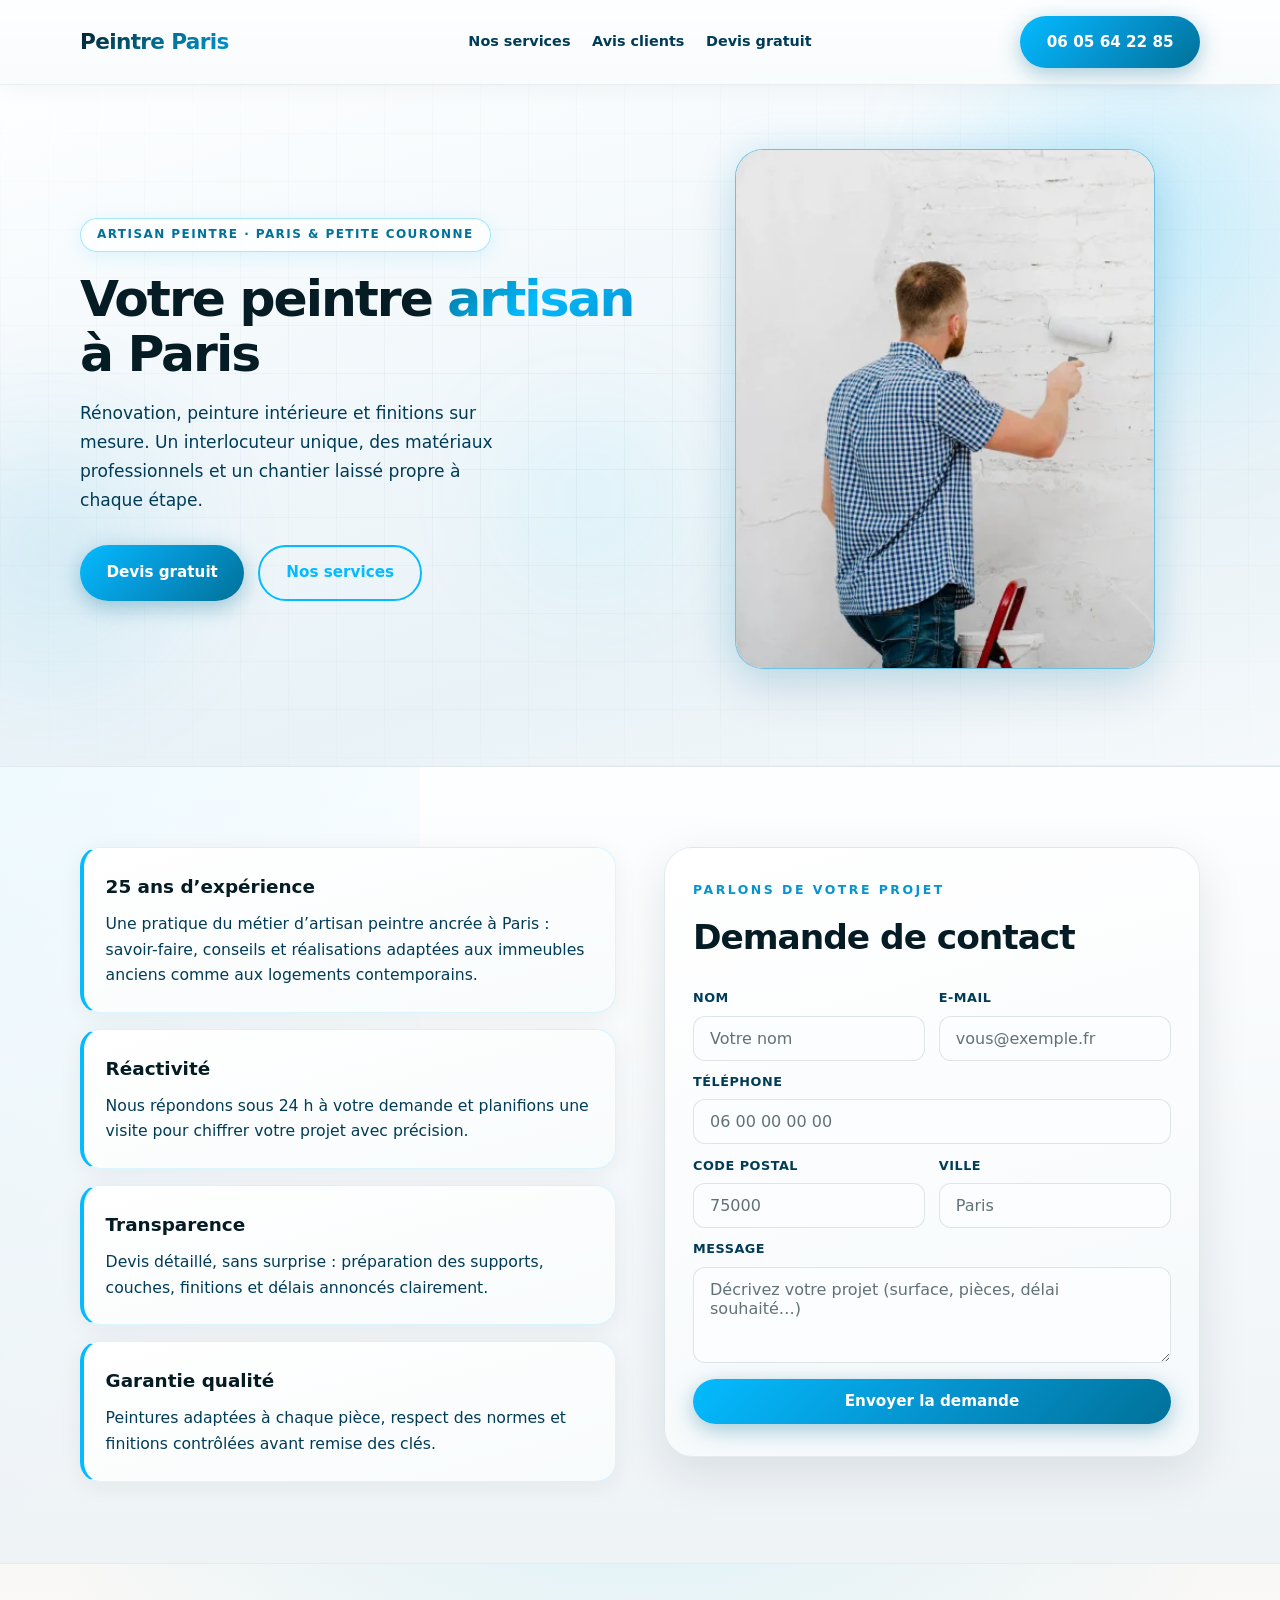
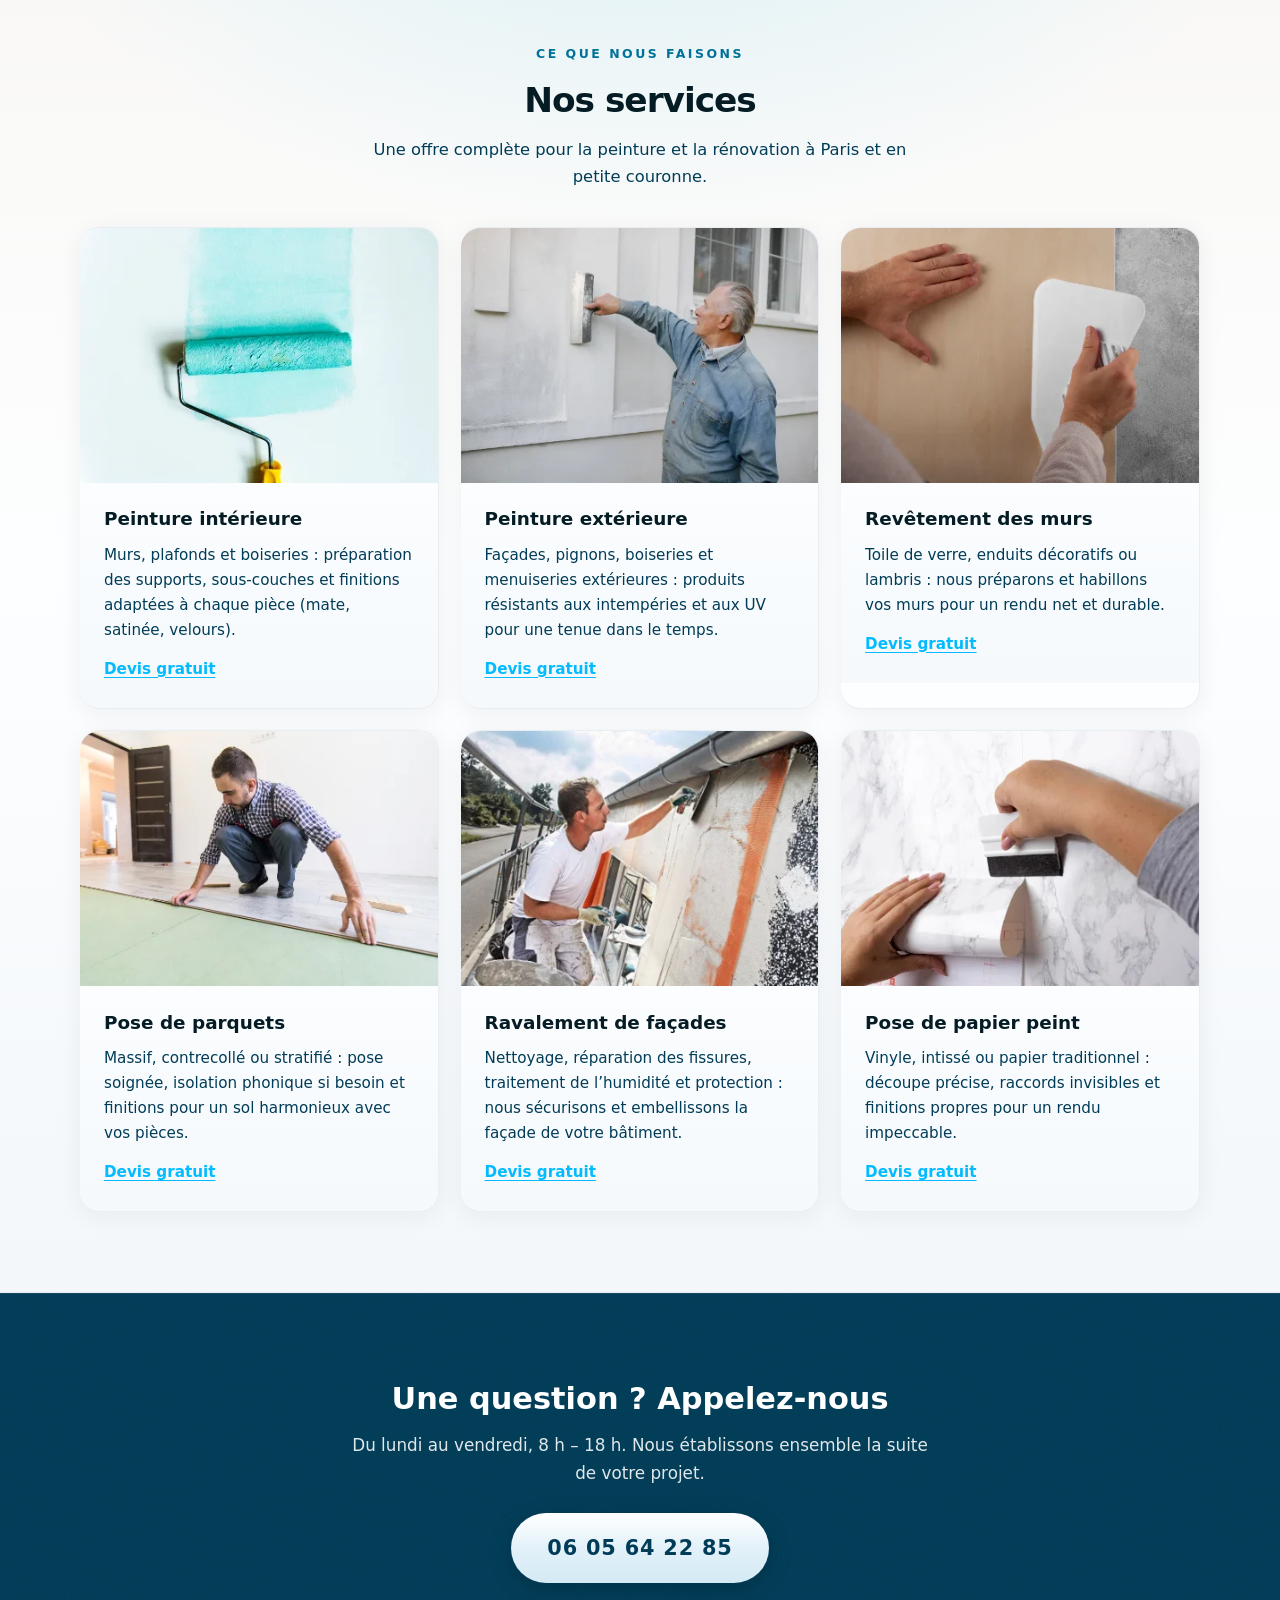
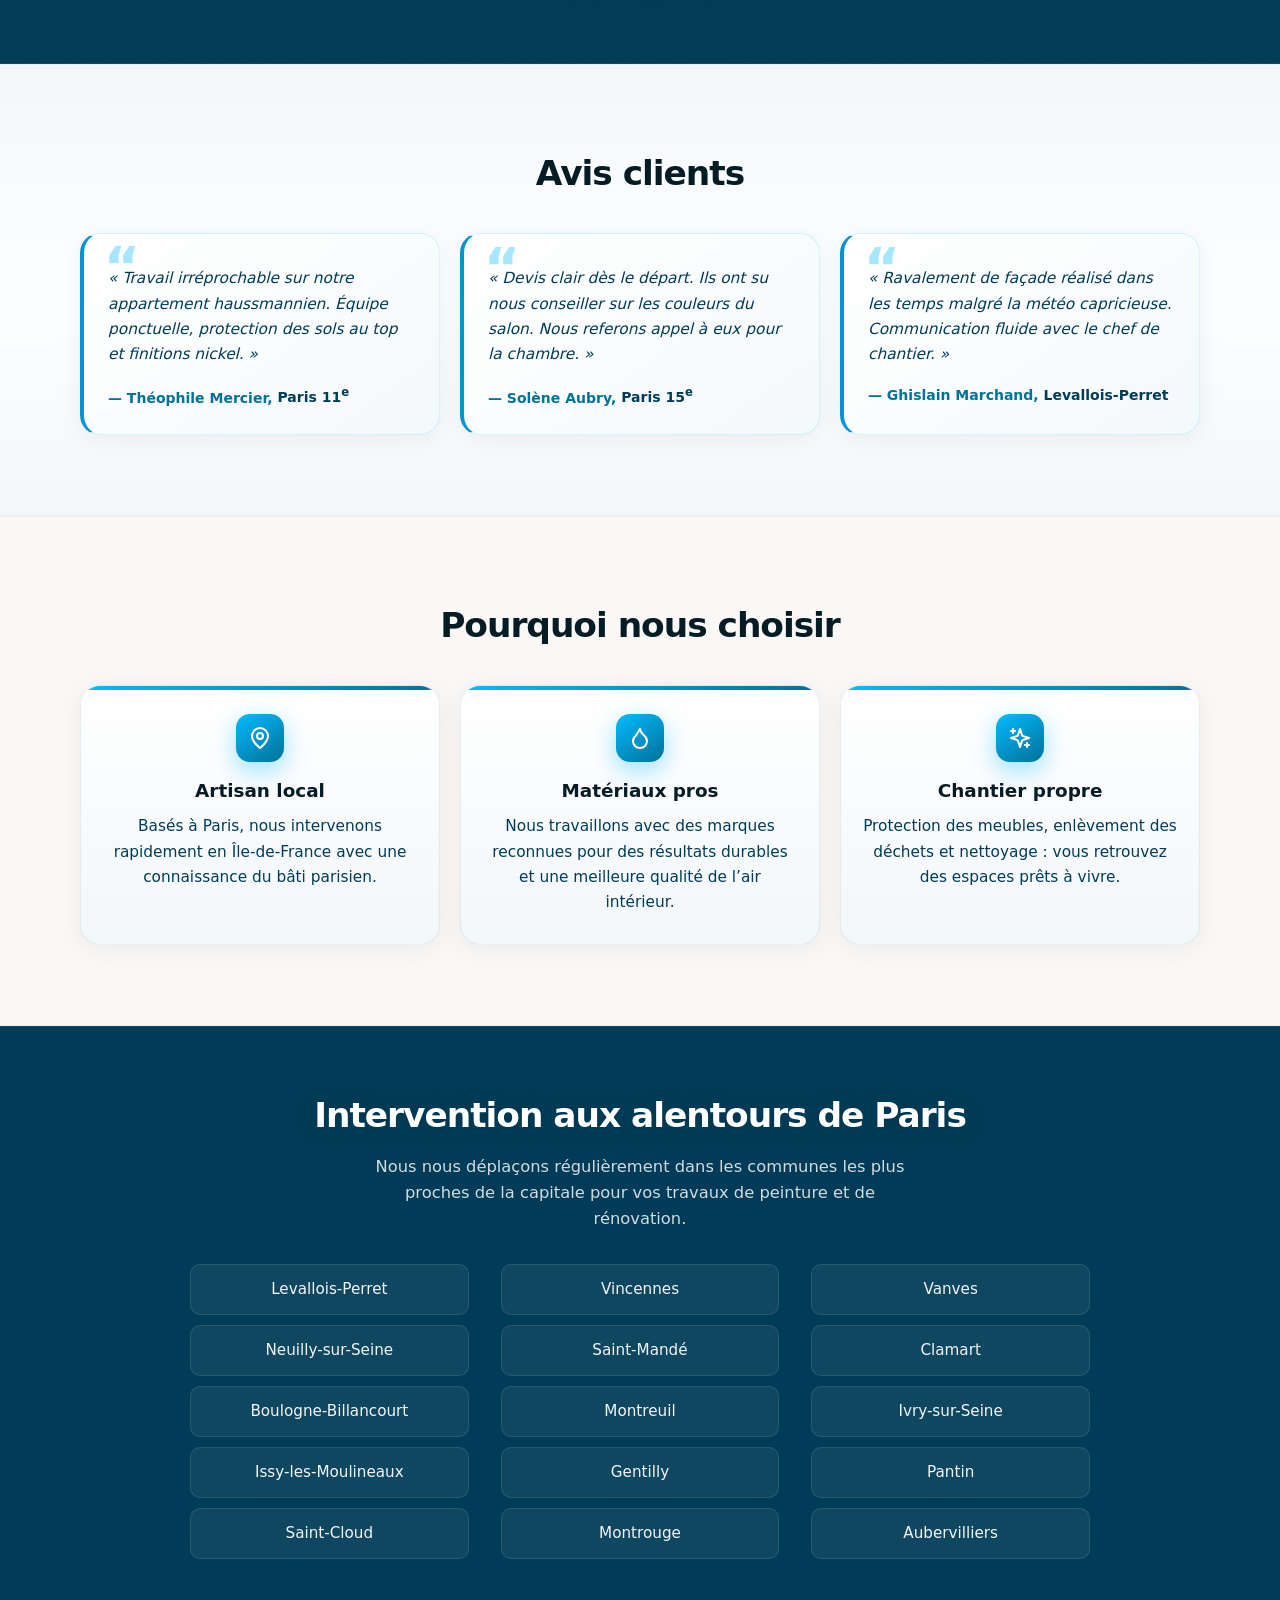
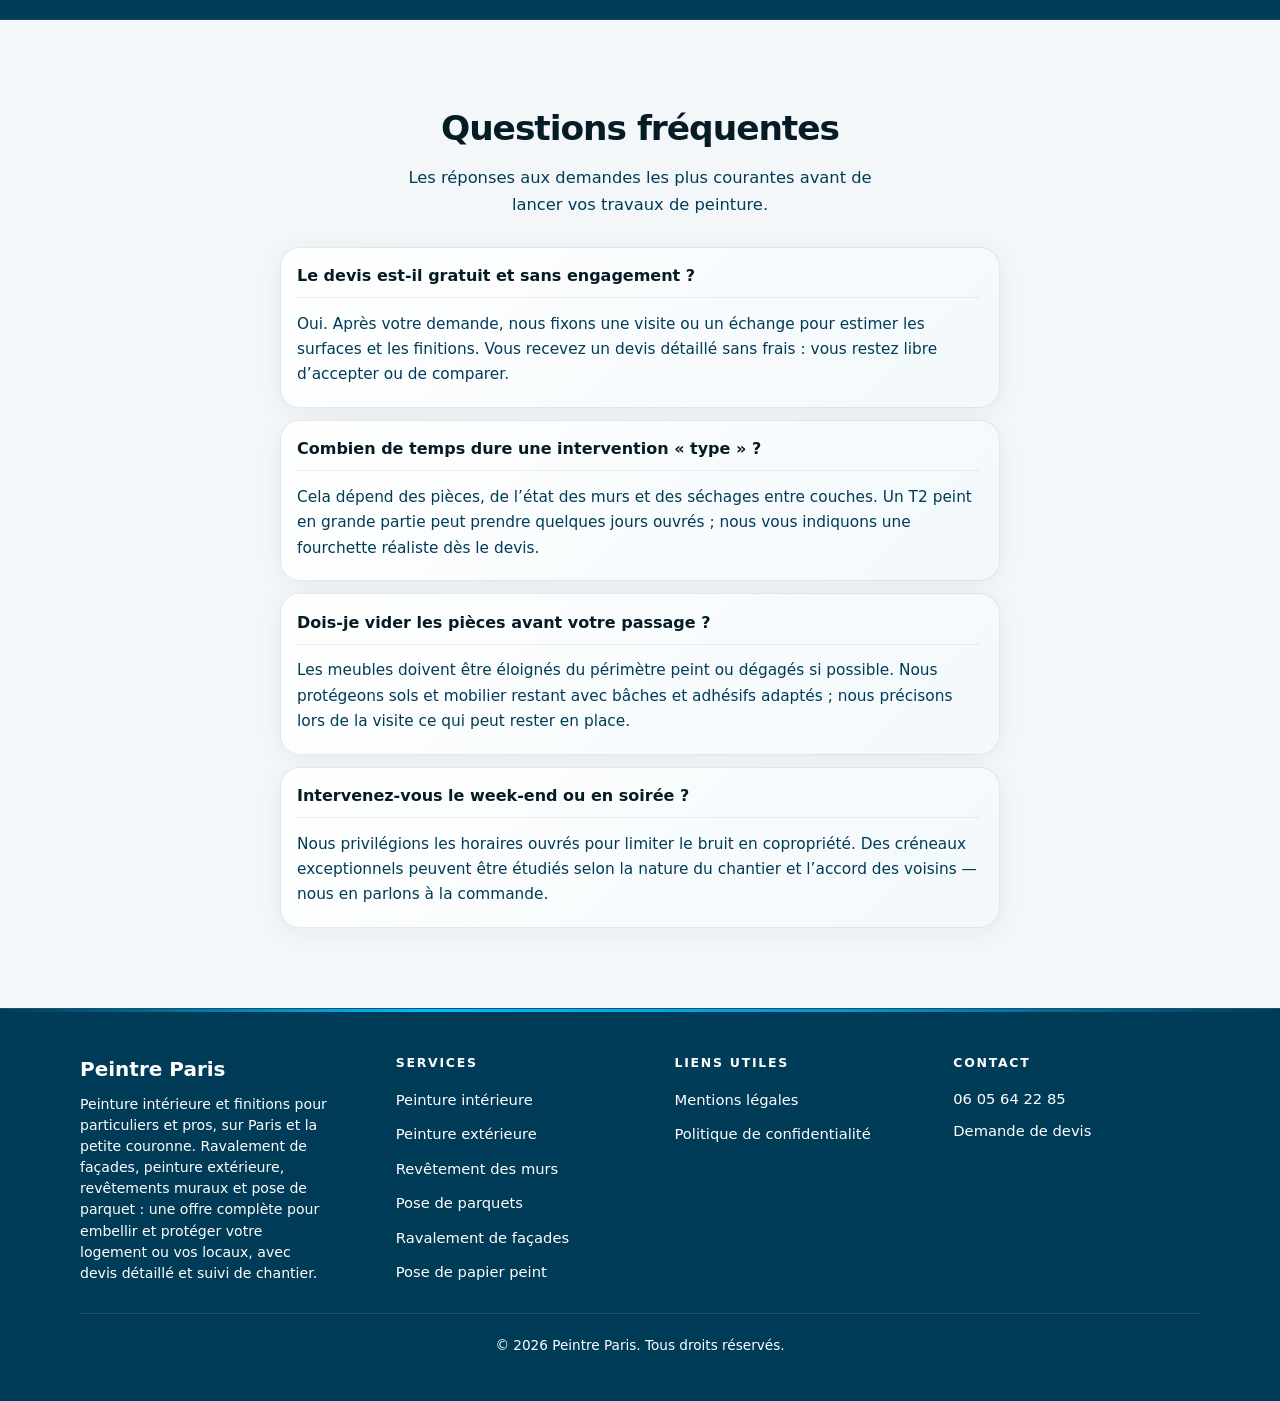
<file: index.html>
<!DOCTYPE html>
<html lang="fr">
<head>
  <meta charset="UTF-8">
  <meta name="viewport" content="width=device-width, initial-scale=1.0">
  <meta name="description" content="Peintre Paris — artisan peintre à Paris : peinture intérieure, ravalement, finitions. Devis gratuit. Intervention rapide en Île-de-France.">
  <meta name="keywords" content="peintre Paris, artisan peintre, peinture intérieure Paris, ravalement, devis peinture">
  <meta name="robots" content="index, follow">
  <meta property="og:title" content="Peintre bâtiment à Paris - Île-de-France (75, 77, 78, 91, 92, 93, 94, 95)">
  <meta property="og:description" content="Peinture et rénovation à Paris. Devis gratuit, travail soigné et délais respectés.">
  <meta property="og:type" content="website">
  <meta property="og:locale" content="fr_FR">
  <meta property="og:url" content="https://www.stade-rennais.fr/">
  <title>Peintre bâtiment à Paris - Île-de-France (75, 77, 78, 91, 92, 93, 94, 95)</title>
  <link rel="canonical" href="https://www.stade-rennais.fr/">
  <link rel="preload" as="image" href="public/images/expert-peinture.webp" fetchpriority="high">
  <link rel="stylesheet" href="styles.css">
  <script type="application/ld+json">
  {
    "@context": "https://schema.org",
    "@type": "LocalBusiness",
    "name": "Peintre Paris",
    "description": "Artisan peintre à Paris : peinture intérieure, ravalement, finitions et rénovation.",
    "telephone": "+33605642285",
    "areaServed": { "@type": "City", "name": "Paris" },
    "priceRange": "€€"
  }
  </script>
  <script type="application/ld+json">
  {
    "@context": "https://schema.org",
    "@type": "FAQPage",
    "mainEntity": [
      {
        "@type": "Question",
        "name": "Le devis est-il gratuit et sans engagement ?",
        "acceptedAnswer": { "@type": "Answer", "text": "Oui. Après votre demande, nous fixons une visite ou un échange pour estimer les surfaces et les finitions. Vous recevez un devis détaillé sans frais : vous restez libre d'accepter ou de comparer." }
      },
      {
        "@type": "Question",
        "name": "Combien de temps dure une intervention « type » ?",
        "acceptedAnswer": { "@type": "Answer", "text": "Cela dépend des pièces, de l'état des murs et des séchages entre couches. Un T2 peint en grande partie peut prendre quelques jours ouvrés ; nous vous indiquons une fourchette réaliste dès le devis." }
      },
      {
        "@type": "Question",
        "name": "Dois-je vider les pièces avant votre passage ?",
        "acceptedAnswer": { "@type": "Answer", "text": "Les meubles doivent être éloignés du périmètre peint ou dégagés si possible. Nous protégeons sols et mobilier restant avec bâches et adhésifs adaptés ; nous précisons lors de la visite ce qui peut rester en place." }
      },
      {
        "@type": "Question",
        "name": "Intervenez-vous le week-end ou en soirée ?",
        "acceptedAnswer": { "@type": "Answer", "text": "Nous privilégions les horaires ouvrés pour limiter le bruit en copropriété. Des créneaux exceptionnels peuvent être étudiés selon la nature du chantier et l'accord des voisins — nous en parlons à la commande." }
      }
    ]
  }
  </script>
</head>
<body>
  <header class="site-header">
    <div class="container header-inner">
      <a href="#" class="logo" aria-label="Peintre Paris — accueil">Peintre Paris</a>
      <nav class="nav nav-desktop" aria-label="Navigation principale">
        <a href="#services">Nos services</a>
        <a href="#avis">Avis clients</a>
        <a href="#contact">Devis gratuit</a>
      </nav>
      <a href="tel:+33605642285" class="btn btn-primary header-call header-call-desktop" aria-label="Appeler le 06 05 64 22 85">06 05 64 22 85</a>
      <button type="button" class="header-menu-toggle" id="header-menu-toggle" aria-expanded="false" aria-controls="header-menu" aria-label="Ouvrir le menu">
        <span class="header-menu-toggle-bar" aria-hidden="true"></span>
        <span class="header-menu-toggle-bar" aria-hidden="true"></span>
        <span class="header-menu-toggle-bar" aria-hidden="true"></span>
      </button>
    </div>
  </header>

  <!-- Menu mobile : hors du <header> pour que position:fixed couvre bien la fenêtre (évite le bug avec transform/backdrop sur le header) -->
  <div class="header-menu" id="header-menu" hidden>
    <div class="header-menu-backdrop" tabindex="-1"></div>
    <div class="header-menu-panel" role="dialog" aria-modal="true" aria-labelledby="header-menu-title">
      <div class="header-menu-panel-header">
        <p id="header-menu-title" class="visually-hidden">Menu</p>
        <button type="button" class="header-menu-close" id="header-menu-close" aria-label="Fermer le menu">
          <svg class="header-menu-close-icon" xmlns="http://www.w3.org/2000/svg" viewBox="0 0 24 24" fill="none" stroke="currentColor" stroke-width="2" stroke-linecap="round" aria-hidden="true"><path d="M18 6 6 18M6 6l12 12"/></svg>
        </button>
      </div>
      <nav class="nav nav-mobile" aria-label="Navigation principale">
        <a href="#services">Nos services</a>
        <a href="#avis">Avis clients</a>
        <a href="#contact">Devis gratuit</a>
      </nav>
      <a href="tel:+33605642285" class="btn header-call header-call-mobile" aria-label="Appeler le 06 05 64 22 85">06 05 64 22 85</a>
    </div>
  </div>

  <main>
    <section class="hero" aria-labelledby="hero-title">
      <div class="hero-bg" aria-hidden="true">
        <span class="hero-blob hero-blob--1"></span>
        <span class="hero-blob hero-blob--2"></span>
        <span class="hero-blob hero-blob--3"></span>
        <span class="hero-gridlines"></span>
      </div>
      <div class="container hero-grid">
        <div class="hero-content anim-fade-up">
          <p class="hero-badge">Artisan peintre · Paris &amp; petite couronne</p>
          <h1 id="hero-title">Votre peintre <span class="text-gradient">artisan</span> à Paris</h1>
          <p class="hero-lead">Rénovation, peinture intérieure et finitions sur mesure. Un interlocuteur unique, des matériaux professionnels et un chantier laissé propre à chaque étape.</p>
          <div class="hero-actions">
            <a href="#contact" class="btn btn-primary">Devis gratuit</a>
            <a href="#services" class="btn btn-outline">Nos services</a>
          </div>
        </div>
        <div class="hero-visual anim-fade-up anim-delay-1">
          <figure class="hero-figure">
            <img src="public/images/expert-peinture.webp" width="640" height="800" alt="Artisan peintre expert appliquant de la peinture sur un mur intérieur" loading="eager" fetchpriority="high" decoding="async">
          </figure>
        </div>
      </div>
    </section>

    <section class="section section-intro" id="contact" aria-labelledby="intro-title">
      <div class="section-intro-accent" aria-hidden="true"></div>
      <div class="container two-col">
        <div class="intro-cards">
          <h2 id="intro-title" class="visually-hidden">Pourquoi nous écrire</h2>
          <article class="card card-text anim-fade-up">
            <h3 class="card-title">25 ans d’expérience</h3>
            <p>Une pratique du métier d’artisan peintre ancrée à Paris : savoir-faire, conseils et réalisations adaptées aux immeubles anciens comme aux logements contemporains.</p>
          </article>
          <article class="card card-text anim-fade-up anim-delay-1">
            <h3 class="card-title">Réactivité</h3>
            <p>Nous répondons sous 24 h à votre demande et planifions une visite pour chiffrer votre projet avec précision.</p>
          </article>
          <article class="card card-text anim-fade-up anim-delay-2">
            <h3 class="card-title">Transparence</h3>
            <p>Devis détaillé, sans surprise : préparation des supports, couches, finitions et délais annoncés clairement.</p>
          </article>
          <article class="card card-text anim-fade-up anim-delay-3">
            <h3 class="card-title">Garantie qualité</h3>
            <p>Peintures adaptées à chaque pièce, respect des normes et finitions contrôlées avant remise des clés.</p>
          </article>
        </div>
        <div class="contact-block anim-fade-up">
          <p class="eyebrow">Parlons de votre projet</p>
          <h2 class="section-heading">Demande de contact</h2>
          <form class="contact-form" action="#" method="post" name="contact">
            <div class="contact-form-row">
              <div class="contact-field">
                <label for="name">Nom</label>
                <input type="text" id="name" name="name" required autocomplete="name" placeholder="Votre nom">
              </div>
              <div class="contact-field">
                <label for="email">E-mail</label>
                <input type="email" id="email" name="email" required autocomplete="email" placeholder="vous@exemple.fr">
              </div>
            </div>
            <div class="contact-form-row contact-form-row--full">
              <div class="contact-field">
                <label for="phone">Téléphone</label>
                <input type="tel" id="phone" name="phone" autocomplete="tel" placeholder="06 00 00 00 00">
              </div>
            </div>
            <div class="contact-form-row">
              <div class="contact-field">
                <label for="postal">Code postal</label>
                <input type="text" id="postal" name="postal" required inputmode="numeric" autocomplete="postal-code" maxlength="9" placeholder="75000">
              </div>
              <div class="contact-field">
                <label for="city">Ville</label>
                <input type="text" id="city" name="city" required autocomplete="address-level2" placeholder="Paris">
              </div>
            </div>
            <div class="contact-field contact-field--full">
              <label for="message">Message</label>
              <textarea id="message" name="message" rows="3" required placeholder="Décrivez votre projet (surface, pièces, délai souhaité…)"></textarea>
            </div>

            <button type="submit" class="btn btn-primary btn-block">Envoyer la demande</button>
          </form>
        </div>
      </div>
    </section>

    <section class="section section-services" id="services" aria-labelledby="services-title">
      <div class="section-services-glow" aria-hidden="true"></div>
      <div class="container">
        <p class="eyebrow center">Ce que nous faisons</p>
        <h2 id="services-title" class="section-heading center">Nos services</h2>
        <p class="section-sub center">Une offre complète pour la peinture et la rénovation à Paris et en petite couronne.</p>
        <div class="services-grid">
          <article class="card card-service anim-fade-up">
            <img src="public/images/images-services/peinture-interieure.webp" width="400" height="285" alt="Peinture intérieure d'un salon lumineux" loading="lazy" decoding="async">
            <div class="card-service-body">
              <h3 class="card-title">Peinture intérieure</h3>
              <p>Murs, plafonds et boiseries : préparation des supports, sous-couches et finitions adaptées à chaque pièce (mate, satinée, velours).</p>
              <a href="#contact" class="card-service-link">Devis gratuit</a>
            </div>
          </article>
          <article class="card card-service anim-fade-up anim-delay-1">
            <img src="public/images/images-services/peinture-exterieur.webp" width="400" height="285" alt="Façade de maison et peinture extérieure" loading="lazy" decoding="async">
            <div class="card-service-body">
              <h3 class="card-title">Peinture extérieure</h3>
              <p>Façades, pignons, boiseries et menuiseries extérieures : produits résistants aux intempéries et aux UV pour une tenue dans le temps.</p>
              <a href="#contact" class="card-service-link">Devis gratuit</a>
            </div>
          </article>
          <article class="card card-service anim-fade-up anim-delay-2">
            <img src="public/images/images-services/revetement-murs.webp" width="400" height="285" alt="Revêtement mural et intérieur soigné" loading="lazy" decoding="async">
            <div class="card-service-body">
              <h3 class="card-title">Revêtement des murs</h3>
              <p>Toile de verre, enduits décoratifs ou lambris : nous préparons et habillons vos murs pour un rendu net et durable.</p>
              <a href="#contact" class="card-service-link">Devis gratuit</a>
            </div>
          </article>
          <article class="card card-service anim-fade-up anim-delay-3">
            <img src="public/images/images-services/pose-de-parquet.webp" width="400" height="285" alt="Pose de parquet et sol en bois" loading="lazy" decoding="async">
            <div class="card-service-body">
              <h3 class="card-title">Pose de parquets</h3>
              <p>Massif, contrecollé ou stratifié : pose soignée, isolation phonique si besoin et finitions pour un sol harmonieux avec vos pièces.</p>
              <a href="#contact" class="card-service-link">Devis gratuit</a>
            </div>
          </article>
          <article class="card card-service anim-fade-up anim-delay-1">
            <img src="public/images/images-services/ravalement-facades.webp" width="400" height="285" alt="Ravalement de façade d'immeuble" loading="lazy" decoding="async">
            <div class="card-service-body">
              <h3 class="card-title">Ravalement de façades</h3>
              <p>Nettoyage, réparation des fissures, traitement de l’humidité et protection : nous sécurisons et embellissons la façade de votre bâtiment.</p>
              <a href="#contact" class="card-service-link">Devis gratuit</a>
            </div>
          </article>
          <article class="card card-service anim-fade-up anim-delay-2">
            <img src="public/images/images-services/pose-papier-peint.webp" width="400" height="285" alt="Pose de papier peint sur un mur" loading="lazy" decoding="async">
            <div class="card-service-body">
              <h3 class="card-title">Pose de papier peint</h3>
              <p>Vinyle, intissé ou papier traditionnel : découpe précise, raccords invisibles et finitions propres pour un rendu impeccable.</p>
              <a href="#contact" class="card-service-link">Devis gratuit</a>
            </div>
          </article>
        </div>
      </div>
    </section>

    <section class="section section-cta-call" aria-labelledby="call-title">
      <div class="container cta-call-inner anim-fade-up">
        <h2 id="call-title">Une question ? Appelez-nous</h2>
        <p class="cta-call-text">Du lundi au vendredi, 8 h – 18 h. Nous établissons ensemble la suite de votre projet.</p>
        <a href="tel:+33605642285" class="btn btn-call">06 05 64 22 85</a>
      </div>
    </section>

    <section class="section section-reviews" id="avis" aria-labelledby="reviews-title">
      <div class="container">
        <h2 id="reviews-title" class="section-heading center">Avis clients</h2>
        <div class="reviews-grid">
          <blockquote class="card review anim-fade-up">
            <p>« Travail irréprochable sur notre appartement haussmannien. Équipe ponctuelle, protection des sols au top et finitions nickel. »</p>
            <footer>— Théophile Mercier, <span>Paris 11<sup>e</sup></span></footer>
          </blockquote>
          <blockquote class="card review anim-fade-up anim-delay-1">
            <p>« Devis clair dès le départ. Ils ont su nous conseiller sur les couleurs du salon. Nous referons appel à eux pour la chambre. »</p>
            <footer>— Solène Aubry, <span>Paris 15<sup>e</sup></span></footer>
          </blockquote>
          <blockquote class="card review anim-fade-up anim-delay-2">
            <p>« Ravalement de façade réalisé dans les temps malgré la météo capricieuse. Communication fluide avec le chef de chantier. »</p>
            <footer>— Ghislain Marchand, <span>Levallois-Perret</span></footer>
          </blockquote>
        </div>
      </div>
    </section>

    <section class="section section-why" aria-labelledby="why-title">
      <div class="container">
        <h2 id="why-title" class="section-heading center">Pourquoi nous choisir</h2>
        <div class="why-grid">
          <article class="card card-why anim-fade-up">
            <span class="card-why-icon" aria-hidden="true">
              <svg class="card-why-icon-svg" xmlns="http://www.w3.org/2000/svg" viewBox="0 0 24 24" fill="none" stroke="currentColor" stroke-width="2" stroke-linecap="round" stroke-linejoin="round"><path d="M20 10c0 6-8 12-8 12s-8-6-8-12a8 8 0 0 1 16 0Z"/><circle cx="12" cy="10" r="3"/></svg>
            </span>
            <h3 class="card-title">Artisan local</h3>
            <p>Basés à Paris, nous intervenons rapidement en Île-de-France avec une connaissance du bâti parisien.</p>
          </article>
          <article class="card card-why anim-fade-up anim-delay-1">
            <span class="card-why-icon" aria-hidden="true">
              <svg class="card-why-icon-svg" xmlns="http://www.w3.org/2000/svg" viewBox="0 0 24 24" fill="none" stroke="currentColor" stroke-width="2" stroke-linecap="round" stroke-linejoin="round"><path d="M12 22a7 7 0 0 0 7-7c0-2-1-3.9-3-5.5s-3.5-4-4-6.5c-1.5 2-2.5 4.5-4 6.5C6 11.1 5 13 5 15a7 7 0 0 0 7 7z"/></svg>
            </span>
            <h3 class="card-title">Matériaux pros</h3>
            <p>Nous travaillons avec des marques reconnues pour des résultats durables et une meilleure qualité de l’air intérieur.</p>
          </article>
          <article class="card card-why anim-fade-up anim-delay-2">
            <span class="card-why-icon" aria-hidden="true">
              <svg class="card-why-icon-svg" xmlns="http://www.w3.org/2000/svg" viewBox="0 0 24 24" fill="none" stroke="currentColor" stroke-width="2" stroke-linecap="round" stroke-linejoin="round"><path d="m12 3-1.912 5.813a2 2 0 0 1-1.275 1.275L3 12l5.813 1.912a2 2 0 0 1 1.275 1.275L12 21l1.912-5.813a2 2 0 0 1 1.275-1.275L21 12l-5.813-1.912a2 2 0 0 1-1.275-1.275L12 3Z"/><path d="M5 3v4"/><path d="M19 17v4"/><path d="M3 5h4"/><path d="M17 19h4"/></svg>
            </span>
            <h3 class="card-title">Chantier propre</h3>
            <p>Protection des meubles, enlèvement des déchets et nettoyage : vous retrouvez des espaces prêts à vivre.</p>
          </article>
        </div>
      </div>
    </section>

    <section class="section section-communes" id="communes" aria-labelledby="communes-title">
      <div class="container">
        <h2 id="communes-title" class="section-heading section-heading--light center">Intervention aux alentours de Paris</h2>
        <p class="section-communes-intro">Nous nous déplaçons régulièrement dans les communes les plus proches de la capitale pour vos travaux de peinture et de rénovation.</p>
        <div class="communes-grid">
          <ul class="communes-list">
            <li>Levallois-Perret</li>
            <li>Neuilly-sur-Seine</li>
            <li>Boulogne-Billancourt</li>
            <li>Issy-les-Moulineaux</li>
            <li>Saint-Cloud</li>
          </ul>
          <ul class="communes-list">
            <li>Vincennes</li>
            <li>Saint-Mandé</li>
            <li>Montreuil</li>
            <li>Gentilly</li>
            <li>Montrouge</li>
          </ul>
          <ul class="communes-list">
            <li>Vanves</li>
            <li>Clamart</li>
            <li>Ivry-sur-Seine</li>
            <li>Pantin</li>
            <li>Aubervilliers</li>
          </ul>
        </div>
      </div>
    </section>

    <section class="section section-faq" id="faq" aria-labelledby="faq-title">
      <div class="container faq-inner anim-fade-up">
        <h2 id="faq-title" class="section-heading center">Questions fréquentes</h2>
        <p class="faq-intro">Les réponses aux demandes les plus courantes avant de lancer vos travaux de peinture.</p>
        <div class="faq-list">
          <article class="faq-item">
            <h3 class="faq-question">Le devis est-il gratuit et sans engagement&nbsp;?</h3>
            <div class="faq-answer">
              <p>Oui. Après votre demande, nous fixons une visite ou un échange pour estimer les surfaces et les finitions. Vous recevez un devis détaillé sans frais : vous restez libre d’accepter ou de comparer.</p>
            </div>
          </article>
          <article class="faq-item">
            <h3 class="faq-question">Combien de temps dure une intervention «&nbsp;type&nbsp;»&nbsp;?</h3>
            <div class="faq-answer">
              <p>Cela dépend des pièces, de l’état des murs et des séchages entre couches. Un T2 peint en grande partie peut prendre quelques jours ouvrés ; nous vous indiquons une fourchette réaliste dès le devis.</p>
            </div>
          </article>
          <article class="faq-item">
            <h3 class="faq-question">Dois-je vider les pièces avant votre passage&nbsp;?</h3>
            <div class="faq-answer">
              <p>Les meubles doivent être éloignés du périmètre peint ou dégagés si possible. Nous protégeons sols et mobilier restant avec bâches et adhésifs adaptés ; nous précisons lors de la visite ce qui peut rester en place.</p>
            </div>
          </article>
          <article class="faq-item">
            <h3 class="faq-question">Intervenez-vous le week-end ou en soirée&nbsp;?</h3>
            <div class="faq-answer">
              <p>Nous privilégions les horaires ouvrés pour limiter le bruit en copropriété. Des créneaux exceptionnels peuvent être étudiés selon la nature du chantier et l’accord des voisins — nous en parlons à la commande.</p>
            </div>
          </article>
        </div>
      </div>
    </section>
  </main>

  <footer class="site-footer">
    <div class="container footer-grid">
      <div class="footer-col footer-col--brand">
        <strong class="footer-logo">Peintre Paris</strong>
        <p class="footer-desc">Peinture intérieure et finitions pour particuliers et pros, sur Paris et la petite couronne. Ravalement de façades, peinture extérieure, revêtements muraux et pose de parquet : une offre complète pour embellir et protéger votre logement ou vos locaux, avec devis détaillé et suivi de chantier.</p>
      </div>
      <div class="footer-col">
        <h3 class="footer-title">Services</h3>
        <ul class="footer-list">
          <li><a href="#services">Peinture intérieure</a></li>
          <li><a href="#services">Peinture extérieure</a></li>
          <li><a href="#services">Revêtement des murs</a></li>
          <li><a href="#services">Pose de parquets</a></li>
          <li><a href="#services">Ravalement de façades</a></li>
          <li><a href="#services">Pose de papier peint</a></li>
        </ul>
      </div>
      <div class="footer-col">
        <h3 class="footer-title">Liens utiles</h3>
        <ul class="footer-list">
          <li><a href="mentions-legales.html">Mentions légales</a></li>
          <li><a href="politique-confidentialite.html">Politique de confidentialité</a></li>
        </ul>
      </div>
      <div class="footer-col">
        <h3 class="footer-title">Contact</h3>
        <p class="footer-contact-line">
          <a href="tel:+33605642285">06 05 64 22 85</a>
        </p>
        <p class="footer-contact-line">
          <a href="#contact">Demande de devis</a>
        </p>
      </div>
      <p class="footer-copy">&copy; <span id="year"></span> Peintre Paris. Tous droits réservés.</p>
    </div>
  </footer>

  <script>
    document.getElementById('year').textContent = new Date().getFullYear();

    (function () {
      var toggle = document.getElementById('header-menu-toggle');
      var menu = document.getElementById('header-menu');
      if (!toggle || !menu) return;

      var backdrop = menu.querySelector('.header-menu-backdrop');

      function openMenu() {
        menu.removeAttribute('hidden');
        toggle.setAttribute('aria-expanded', 'true');
        toggle.classList.add('is-open');
        document.body.classList.add('menu-open');
      }

      function closeMenu() {
        menu.setAttribute('hidden', '');
        toggle.setAttribute('aria-expanded', 'false');
        toggle.classList.remove('is-open');
        document.body.classList.remove('menu-open');
      }

      function isOpen() {
        return !menu.hasAttribute('hidden');
      }

      toggle.addEventListener('click', function () {
        if (isOpen()) closeMenu();
        else openMenu();
      });

      if (backdrop) backdrop.addEventListener('click', closeMenu);

      var closeBtn = document.getElementById('header-menu-close');
      if (closeBtn) closeBtn.addEventListener('click', closeMenu);

      menu.querySelectorAll('a').forEach(function (link) {
        link.addEventListener('click', closeMenu);
      });

      document.addEventListener('keydown', function (e) {
        if (e.key === 'Escape' && isOpen()) closeMenu();
      });
    })();
  </script>
</body>
</html>
</file>
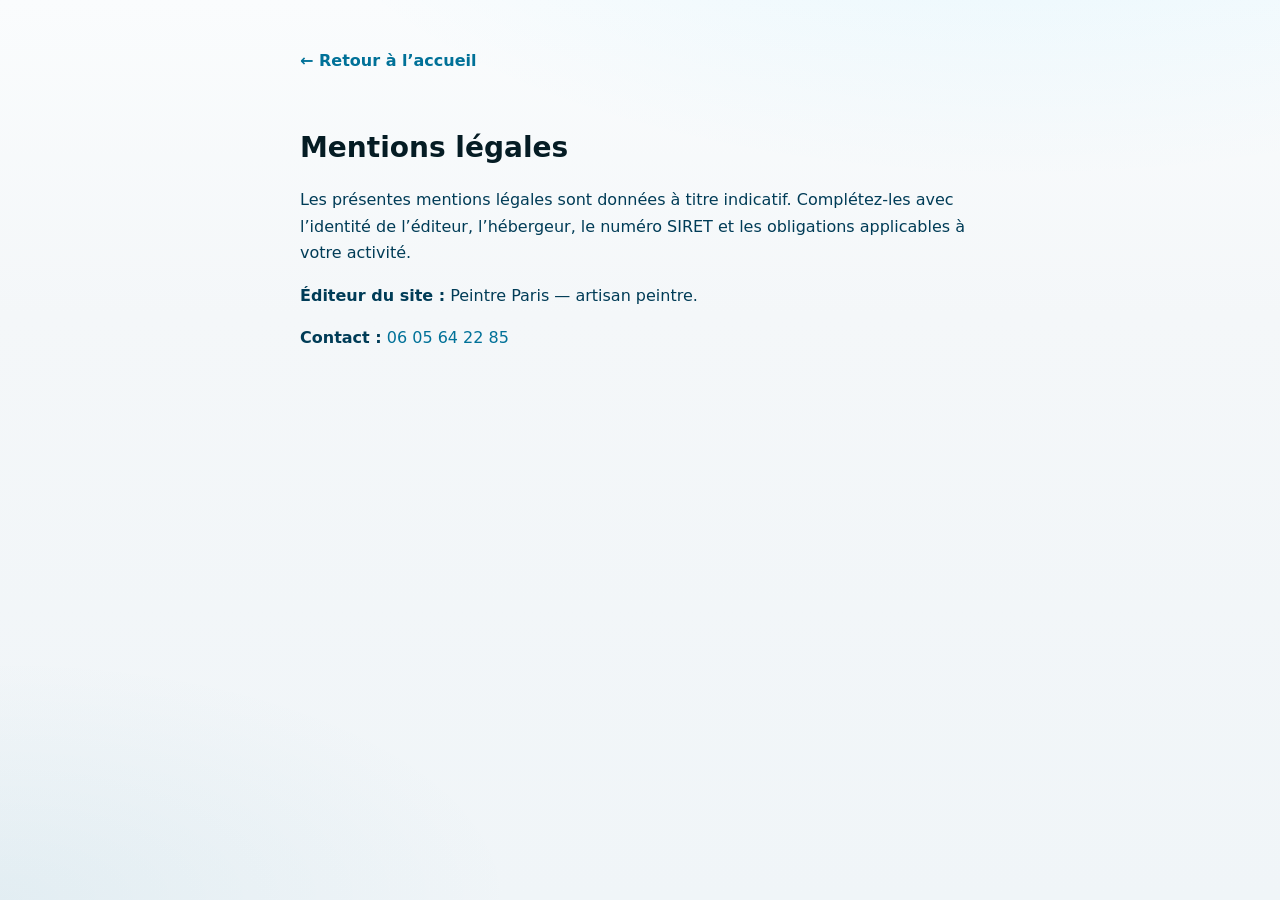
<file: mentions-legales.html>
<!DOCTYPE html>
<html lang="fr">
<head>
  <meta charset="UTF-8">
  <meta name="viewport" content="width=device-width, initial-scale=1.0">
  <meta name="robots" content="noindex, follow">
  <title>Mentions légales | Peintre Paris</title>
  <link rel="stylesheet" href="styles.css">
  <style>
    .legal-page { max-width: 720px; margin: 0 auto; padding: 3rem 1.25rem 4rem; color: var(--color-text-strong); }
    .legal-page h1 { font-family: var(--font); font-size: 1.75rem; color: var(--color-text-dark); margin-bottom: 1rem; }
    .legal-page p { line-height: 1.65; margin-bottom: 1rem; }
    .legal-back { display: inline-block; margin-bottom: 2rem; font-weight: 600; color: var(--color-accent-deep); }
    .legal-back:hover { color: var(--color-accent); }
  </style>
</head>
<body>
  <div class="legal-page">
    <a class="legal-back" href="index.html">← Retour à l’accueil</a>
    <h1>Mentions légales</h1>
    <p>Les présentes mentions légales sont données à titre indicatif. Complétez-les avec l’identité de l’éditeur, l’hébergeur, le numéro SIRET et les obligations applicables à votre activité.</p>
    <p><strong>Éditeur du site :</strong> Peintre Paris — artisan peintre.</p>
    <p><strong>Contact :</strong> <a href="tel:+33605642285">06 05 64 22 85</a></p>
  </div>
</body>
</html>
</file>
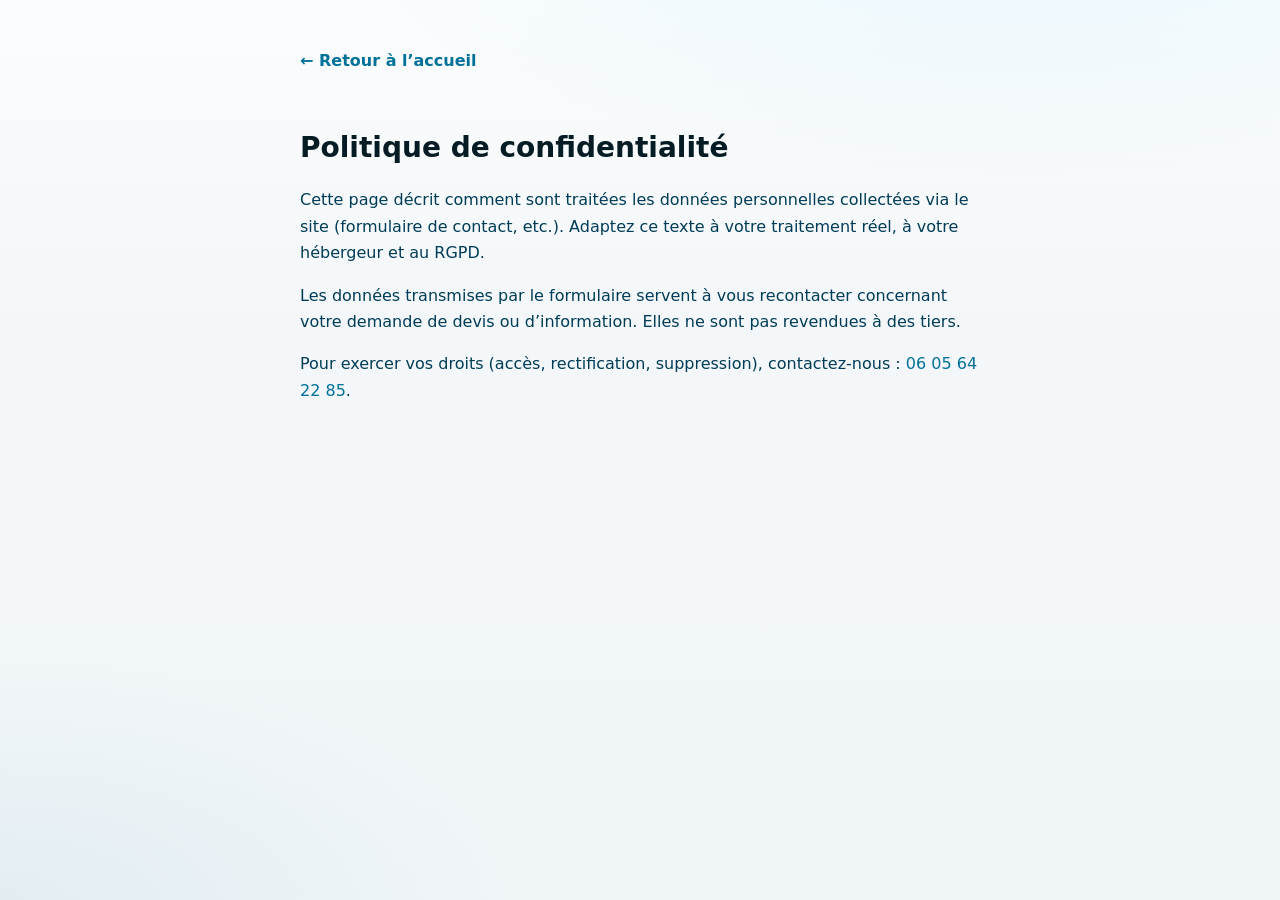
<file: politique-confidentialite.html>
<!DOCTYPE html>
<html lang="fr">
<head>
  <meta charset="UTF-8">
  <meta name="viewport" content="width=device-width, initial-scale=1.0">
  <meta name="robots" content="noindex, follow">
  <title>Politique de confidentialité | Peintre Paris</title>
  <link rel="stylesheet" href="styles.css">
  <style>
    .legal-page { max-width: 720px; margin: 0 auto; padding: 3rem 1.25rem 4rem; color: var(--color-text-strong); }
    .legal-page h1 { font-family: var(--font); font-size: 1.75rem; color: var(--color-text-dark); margin-bottom: 1rem; }
    .legal-page p { line-height: 1.65; margin-bottom: 1rem; }
    .legal-back { display: inline-block; margin-bottom: 2rem; font-weight: 600; color: var(--color-accent-deep); }
    .legal-back:hover { color: var(--color-accent); }
  </style>
</head>
<body>
  <div class="legal-page">
    <a class="legal-back" href="index.html">← Retour à l’accueil</a>
    <h1>Politique de confidentialité</h1>
    <p>Cette page décrit comment sont traitées les données personnelles collectées via le site (formulaire de contact, etc.). Adaptez ce texte à votre traitement réel, à votre hébergeur et au RGPD.</p>
    <p>Les données transmises par le formulaire servent à vous recontacter concernant votre demande de devis ou d’information. Elles ne sont pas revendues à des tiers.</p>
    <p>Pour exercer vos droits (accès, rectification, suppression), contactez-nous : <a href="tel:+33605642285">06 05 64 22 85</a>.</p>
  </div>
</body>
</html>
</file>
<file: styles.css>
/* Charte : accent #04BBFF, #0594D0, #007198, #003C57, #051C24 */

:root {
  --color-accent: #04bbff;
  --color-accent-mid: #0594d0;
  --color-accent-deep: #007198;
  --color-text-strong: #003c57;
  --color-text-dark: #051c24;
  /* Blancs nuancés (pas de #fff pur partout) */
  --bg-page: #f4f7f9;
  --bg-elevated: #fdfeff;
  --bg-muted: #eef3f6;
  --bg-warm: #f9f8f6;
  --color-bg-card: #ffffff;
  --color-border: rgba(0, 60, 87, 0.1);
  --shadow-sm: 0 4px 24px rgba(5, 28, 36, 0.06);
  --shadow-md: 0 16px 48px rgba(5, 28, 36, 0.1);
  --shadow-glow: 0 0 60px rgba(4, 187, 255, 0.28);
  --radius-lg: 20px;
  --radius-xl: 28px;
  /* Polices natives uniquement — pas de requête réseau (perf / CLS) */
  --font:
    system-ui,
    -apple-system,
    BlinkMacSystemFont,
    "Segoe UI",
    Roboto,
    "Helvetica Neue",
    Arial,
    sans-serif;
  --transition: 0.35s cubic-bezier(0.4, 0, 0.2, 1);
  /* Décalage au scroll vers les ancres (#contact, etc.) : sous le header sticky + marge */
  --scroll-anchor-offset: clamp(4.75rem, 3.25rem + 4vw, 6rem);
}

*,
*::before,
*::after {
  box-sizing: border-box;
}

html {
  scroll-behavior: smooth;
  scroll-padding-top: var(--scroll-anchor-offset);
}

body {
  margin: 0;
  font-family: var(--font);
  font-size: 1rem;
  line-height: 1.65;
  color: var(--color-text-strong);
  background-color: var(--bg-page);
  /* Fonds clairs : grain très léger + halos bleutés (évite le « blanc clinique ») */
  background-image:
    radial-gradient(ellipse 120% 80% at 80% -20%, rgba(4, 187, 255, 0.09), transparent 50%),
    radial-gradient(ellipse 90% 60% at 0% 100%, rgba(0, 113, 152, 0.06), transparent 45%),
    linear-gradient(180deg, #fafcfd 0%, var(--bg-page) 35%, #f0f5f8 100%);
  background-attachment: fixed;
  -webkit-font-smoothing: antialiased;
}

img {
  max-width: 100%;
  height: auto;
  display: block;
}

a {
  color: var(--color-accent-deep);
  text-decoration: none;
  transition: color var(--transition);
}

a:hover {
  color: var(--color-accent);
}

.visually-hidden {
  position: absolute;
  width: 1px;
  height: 1px;
  padding: 0;
  margin: -1px;
  overflow: hidden;
  clip: rect(0, 0, 0, 0);
  white-space: nowrap;
  border: 0;
}

.container {
  width: min(1120px, 100% - 2.5rem);
  margin-inline: auto;
  position: relative;
  z-index: 1;
}

/* Header — blanc cassé / verre clair */
.site-header {
  position: sticky;
  top: 0;
  z-index: 100;
  background: linear-gradient(180deg, rgba(253, 254, 255, 0.97) 0%, rgba(248, 251, 252, 0.92) 100%);
  backdrop-filter: blur(14px);
  -webkit-backdrop-filter: blur(14px);
  border-bottom: 1px solid rgba(0, 60, 87, 0.08);
  box-shadow: 0 4px 24px rgba(5, 28, 36, 0.04);
  animation: headerSlide 0.55s ease-out both;
}

/* Pas de transform ici : sinon le header crée un bloc de référence et casse position:fixed des descendants */
@keyframes headerSlide {
  from {
    opacity: 0;
  }
  to {
    opacity: 1;
  }
}

.header-inner {
  display: grid;
  grid-template-columns: 1fr auto;
  grid-template-rows: auto;
  align-items: center;
  gap: 0.85rem 1rem;
  padding-block: 1rem;
}

.header-inner .logo {
  grid-column: 1;
  grid-row: 1;
  justify-self: start;
}

.header-inner .nav-desktop {
  display: none !important;
}

.header-inner .header-call-desktop {
  display: none;
}

.header-inner .header-menu-toggle {
  grid-column: 2;
  grid-row: 1;
  justify-self: end;
}

@media (min-width: 901px) {
  .header-inner {
    grid-template-columns: minmax(0, 1fr) auto minmax(0, 1fr);
    gap: 1rem;
  }

  .header-inner .logo {
    grid-column: 1;
  }

  .header-inner .nav-desktop {
    display: flex !important;
    grid-column: 2;
    justify-self: center;
  }

  .header-inner .header-call-desktop {
    display: inline-flex;
    grid-column: 3;
    justify-self: end;
  }

  .header-inner .header-menu-toggle {
    display: none;
  }
}

.logo {
  font-family: var(--font);
  font-weight: 800;
  font-size: 1.35rem;
  letter-spacing: -0.03em;
  background: linear-gradient(135deg, var(--color-text-dark) 0%, var(--color-accent-deep) 55%, var(--color-accent-mid) 100%);
  -webkit-background-clip: text;
  background-clip: text;
  color: transparent;
  -webkit-text-fill-color: transparent;
}

.logo:hover {
  filter: brightness(1.08);
}

.nav {
  display: flex;
  gap: 1.35rem;
  font-size: 0.9rem;
  font-weight: 600;
  letter-spacing: normal;
}

.nav a {
  color: var(--color-text-strong);
  position: relative;
}

.nav a::after {
  content: "";
  position: absolute;
  left: 0;
  bottom: -4px;
  width: 0;
  height: 2px;
  background: linear-gradient(90deg, var(--color-accent), var(--color-accent-mid));
  transition: width var(--transition);
}

.nav a:hover {
  color: var(--color-text-dark);
}

.nav a:hover::after {
  width: 100%;
}

.header-call {
  padding: 0.55rem 1.1rem;
  font-size: 0.85rem;
  white-space: nowrap;
}

.header-menu-toggle {
  display: inline-flex;
  flex-direction: column;
  justify-content: center;
  align-items: center;
  gap: 5px;
  width: 44px;
  height: 44px;
  padding: 0;
  border: 0;
  background: transparent;
  cursor: pointer;
  border-radius: 10px;
  color: var(--color-text-dark);
  transition: background var(--transition);
}

.header-menu-toggle:hover {
  background: rgba(4, 187, 255, 0.12);
}

.header-menu-toggle:focus-visible {
  outline: 2px solid var(--color-accent);
  outline-offset: 2px;
}

.header-menu-toggle-bar {
  display: block;
  width: 22px;
  height: 2px;
  background: currentColor;
  border-radius: 1px;
  transition:
    transform 0.25s ease,
    opacity 0.2s ease;
}

.header-menu-toggle.is-open .header-menu-toggle-bar:nth-child(1) {
  transform: translateY(7px) rotate(45deg);
}

.header-menu-toggle.is-open .header-menu-toggle-bar:nth-child(2) {
  opacity: 0;
}

.header-menu-toggle.is-open .header-menu-toggle-bar:nth-child(3) {
  transform: translateY(-7px) rotate(-45deg);
}

/* [hidden] doit rester prioritaire : ne pas mettre display:flex sur .header-menu sans [hidden], sinon le panneau reste visible */
.header-menu {
  position: fixed;
  inset: 0;
  z-index: 99999;
  justify-content: flex-end;
}

.header-menu[hidden] {
  display: none !important;
}

.header-menu:not([hidden]) {
  display: flex;
  pointer-events: auto;
}

.header-menu-backdrop {
  position: absolute;
  inset: 0;
  z-index: 0;
  background: rgba(5, 28, 36, 0.5);
  backdrop-filter: blur(4px);
  -webkit-backdrop-filter: blur(4px);
}

.header-menu-panel {
  position: relative;
  z-index: 1;
  width: min(320px, 100%);
  max-width: 100%;
  height: 100%;
  background: #003c57;
  color: #fff;
  border-left: 1px solid rgba(255, 255, 255, 0.12);
  box-shadow: -12px 0 40px rgba(0, 0, 0, 0.35);
  padding: 0.75rem 1rem 1.5rem;
  display: flex;
  flex-direction: column;
  gap: 1rem;
  overflow-y: auto;
  animation: headerPanelIn 0.28s ease-out;
}

@keyframes headerPanelIn {
  from {
    transform: translateX(100%);
    opacity: 0.96;
  }
  to {
    transform: translateX(0);
    opacity: 1;
  }
}

.header-menu-panel-header {
  display: flex;
  justify-content: flex-end;
  align-items: center;
  flex-shrink: 0;
  min-height: 44px;
}

.header-menu-close {
  display: inline-flex;
  align-items: center;
  justify-content: center;
  width: 44px;
  height: 44px;
  padding: 0;
  border: 0;
  border-radius: 10px;
  background: rgba(255, 255, 255, 0.1);
  color: #fff;
  cursor: pointer;
  transition: background 0.2s ease;
}

.header-menu-close:hover {
  background: rgba(255, 255, 255, 0.2);
}

.header-menu-close:focus-visible {
  outline: 2px solid var(--color-accent);
  outline-offset: 2px;
}

.header-menu-close-icon {
  width: 22px;
  height: 22px;
  display: block;
}

.nav-mobile {
  flex: 0 1 auto;
  padding-top: 0.25rem;
  flex-direction: column;
  align-items: stretch;
  gap: 0;
}

.nav-mobile a {
  padding: 0.85rem 0;
  border-bottom: 1px solid rgba(255, 255, 255, 0.15);
  font-size: 1.05rem;
  color: #fff;
}

.nav-mobile a:hover {
  color: #fff;
  opacity: 0.9;
}

.nav-mobile a:last-of-type {
  border-bottom: none;
}

.nav-mobile a::after {
  display: none;
}

.header-call-mobile {
  width: 100%;
  justify-content: center;
  flex-shrink: 0;
  margin-top: 0;
  padding-top: 0;
  background: linear-gradient(180deg, #ffffff 0%, #e8f4f8 100%);
  color: #003c57;
  border: 0;
  box-shadow: 0 6px 20px rgba(0, 0, 0, 0.2);
}

.header-call-mobile:hover {
  color: #003c57;
  filter: brightness(1.05);
}

body.menu-open {
  overflow: hidden;
}

@media (min-width: 901px) {
  .header-menu {
    display: none !important;
  }
}

@media (prefers-reduced-motion: reduce) {
  .header-menu-panel {
    animation: none;
  }

  .header-menu-toggle-bar {
    transition: none;
  }
}

/* Hero — fond clair, accents marqués */
.hero {
  position: relative;
  padding-block: clamp(3.5rem, 10vw, 6rem);
  padding-top: clamp(2.5rem, 6vw, 4rem);
  overflow: hidden;
  background: linear-gradient(165deg, #fdfeff 0%, #f2f8fb 38%, #e8f2f7 72%, #f5f9fb 100%);
  border-bottom: 1px solid rgba(0, 60, 87, 0.06);
}

.hero-bg {
  position: absolute;
  inset: 0;
  pointer-events: none;
  overflow: hidden;
}

.hero-blob {
  position: absolute;
  border-radius: 50%;
  filter: blur(60px);
  opacity: 0.55;
  animation: blobFloat 18s ease-in-out infinite;
}

.hero-blob--1 {
  width: min(480px, 70vw);
  height: min(480px, 70vw);
  top: -15%;
  right: -8%;
  background: radial-gradient(circle, rgba(4, 187, 255, 0.45) 0%, transparent 70%);
  animation-delay: 0s;
  opacity: 0.5;
}

.hero-blob--2 {
  width: min(360px, 50vw);
  height: min(360px, 50vw);
  bottom: 5%;
  left: -10%;
  background: radial-gradient(circle, rgba(5, 148, 208, 0.35) 0%, transparent 70%);
  animation-delay: -6s;
  opacity: 0.45;
}

.hero-blob--3 {
  width: min(280px, 40vw);
  height: min(280px, 40vw);
  top: 40%;
  left: 35%;
  background: radial-gradient(circle, rgba(0, 209, 255, 0.25) 0%, transparent 65%);
  animation-delay: -12s;
  opacity: 0.4;
}

@keyframes blobFloat {
  0%,
  100% {
    transform: translate(0, 0) scale(1);
  }
  33% {
    transform: translate(3%, -4%) scale(1.05);
  }
  66% {
    transform: translate(-2%, 3%) scale(0.98);
  }
}

.hero-gridlines {
  position: absolute;
  inset: 0;
  background-image:
    linear-gradient(rgba(0, 60, 87, 0.045) 1px, transparent 1px),
    linear-gradient(90deg, rgba(0, 60, 87, 0.045) 1px, transparent 1px);
  background-size: 48px 48px;
  mask-image: radial-gradient(ellipse 80% 70% at 50% 50%, black 25%, transparent 100%);
  opacity: 0.85;
}

.hero-grid {
  display: grid;
  grid-template-columns: 1fr;
  gap: 2.75rem;
  align-items: center;
  position: relative;
  z-index: 1;
}

@media (min-width: 900px) {
  .hero-grid {
    grid-template-columns: 1.05fr 0.95fr;
    gap: 3rem;
  }
}

.hero-badge {
  display: inline-block;
  margin: 0 0 1.25rem;
  padding: 0.4rem 1rem;
  font-size: 0.75rem;
  font-weight: 700;
  letter-spacing: 0.12em;
  text-transform: uppercase;
  color: var(--color-accent-deep);
  background: rgba(255, 255, 255, 0.75);
  border: 1px solid rgba(4, 187, 255, 0.35);
  border-radius: 999px;
  box-shadow: 0 4px 20px rgba(4, 187, 255, 0.12);
}

.hero-content h1 {
  margin: 0 0 1.1rem;
  font-family: var(--font);
  font-size: clamp(2.15rem, 5vw, 3.15rem);
  line-height: 1.08;
  font-weight: 800;
  color: var(--color-text-dark);
  letter-spacing: -0.04em;
}

.text-gradient {
  background: linear-gradient(135deg, var(--color-accent-deep) 0%, var(--color-accent) 50%, var(--color-accent-mid) 100%);
  -webkit-background-clip: text;
  background-clip: text;
  color: transparent;
  -webkit-text-fill-color: transparent;
}

.hero-lead {
  margin: 0 0 1.85rem;
  font-size: 1.07rem;
  color: var(--color-text-strong);
  max-width: 38ch;
  line-height: 1.7;
}

.hero-actions {
  display: flex;
  flex-wrap: wrap;
  gap: 0.85rem;
}

.btn {
  display: inline-flex;
  align-items: center;
  justify-content: center;
  padding: 0.85rem 1.65rem;
  font-family: inherit;
  font-size: 0.95rem;
  font-weight: 700;
  border-radius: 999px;
  border: 0;
  cursor: pointer;
  transition:
    background var(--transition),
    color var(--transition),
    transform 0.25s ease,
    box-shadow var(--transition);
}

.btn:focus-visible {
  outline: 2px solid var(--color-accent);
  outline-offset: 3px;
}

.btn:active {
  transform: scale(0.98);
}

/* Dégradé uni cyan → bleu (sans bordure ni relief interne) */
.btn-primary {
  background: linear-gradient(135deg, #04bbff 0%, #0594d0 50%, #007198 100%);
  color: #fff;
  box-shadow: 0 6px 22px rgba(0, 113, 152, 0.35);
}

.btn-primary:hover {
  color: #fff;
  background: linear-gradient(135deg, #2ac8ff 0%, #04a8d8 50%, #0088b0 100%);
  box-shadow: 0 8px 28px rgba(4, 187, 255, 0.4);
  transform: translateY(-2px);
}

/* Secondaire : contour cyan (fond transparent) — texte et bordure même teinte */
.btn-outline {
  background: transparent;
  color: var(--color-accent);
  border: 2px solid var(--color-accent);
  box-shadow: none;
}

.btn-outline:hover {
  background: rgba(4, 187, 255, 0.1);
  color: var(--color-accent-mid);
  border-color: var(--color-accent-mid);
  box-shadow: 0 4px 18px rgba(4, 187, 255, 0.2);
}

.hero-figure {
  margin: 0;
  border-radius: var(--radius-xl);
  overflow: hidden;
  border: 1px solid rgba(5, 148, 208, 0.58);
  box-shadow:
    0 20px 50px rgba(0, 60, 87, 0.12),
    0 0 0 1px rgba(255, 255, 255, 0.9) inset,
    0 0 40px rgba(4, 187, 255, 0.15);
  aspect-ratio: 4 / 5;
  max-height: 520px;
  margin-inline: auto;
  width: 100%;
  max-width: 420px;
  position: relative;
  background: var(--bg-elevated);
}

.hero-figure img {
  width: 100%;
  height: 100%;
  object-fit: cover;
  transition: transform 0.75s ease;
}

.hero-figure:hover img {
  transform: scale(1.05);
}

@keyframes fadeUp {
  from {
    opacity: 0;
    transform: translateY(20px);
  }
  to {
    opacity: 1;
    transform: translateY(0);
  }
}

/* Hero seul : pas d’opacity 0 au 1er paint (évite NO_LCP / erreurs Lighthouse sur LCP) */
@keyframes heroFadeUp {
  from {
    opacity: 1;
    transform: translateY(14px);
  }
  to {
    opacity: 1;
    transform: translateY(0);
  }
}

.anim-fade-up {
  animation: fadeUp 0.75s cubic-bezier(0.22, 1, 0.36, 1) both;
}

.hero .anim-fade-up {
  animation-name: heroFadeUp;
  animation-fill-mode: forwards;
}

.anim-delay-1 {
  animation-delay: 0.12s;
}

.anim-delay-2 {
  animation-delay: 0.24s;
}

.anim-delay-3 {
  animation-delay: 0.36s;
}

/* Sections */
.section {
  position: relative;
  padding-block: clamp(3.25rem, 8vw, 5rem);
}

.section-heading {
  margin: 0 0 0.5rem;
  font-family: var(--font);
  font-size: clamp(1.65rem, 3.2vw, 2.15rem);
  font-weight: 800;
  color: var(--color-text-dark);
  letter-spacing: -0.03em;
}

.section-heading.center {
  text-align: center;
}

.section-heading--light {
  color: #fff;
  text-shadow: 0 2px 24px rgba(0, 0, 0, 0.2);
}

.eyebrow {
  margin: 0 0 0.5rem;
  font-size: 0.78rem;
  font-weight: 800;
  letter-spacing: 0.2em;
  text-transform: uppercase;
  color: var(--color-accent-deep);
}

.eyebrow.center {
  text-align: center;
}

.section-sub {
  margin: 0 auto 2.25rem;
  max-width: 52ch;
  text-align: center;
  color: var(--color-text-strong);
  font-size: 1.02rem;
}

.section-sub--light {
  color: rgba(255, 255, 255, 0.85);
}

/* Intro + contact — bande légèrement grisée pour rythmer sans « tout blanc » */
.section-intro {
  overflow: hidden;
  background: linear-gradient(180deg, var(--bg-elevated) 0%, var(--bg-muted) 100%);
  border-block: 1px solid rgba(0, 60, 87, 0.06);
}

.section-intro-accent {
  position: absolute;
  top: 0;
  left: 0;
  width: 100%;
  max-width: 420px;
  height: 100%;
  background: linear-gradient(135deg, rgba(4, 187, 255, 0.06) 0%, transparent 65%);
  pointer-events: none;
}

.contact-block .eyebrow {
  color: var(--color-accent-mid);
}

.two-col {
  display: grid;
  grid-template-columns: 1fr;
  gap: 2.5rem;
  align-items: start;
}

@media (max-width: 879px) {
  .two-col .contact-block {
    order: -1;
  }
}

@media (min-width: 880px) {
  .two-col {
    grid-template-columns: 1fr 1fr;
    gap: 3rem;
  }
}

.intro-cards {
  display: flex;
  flex-direction: column;
  gap: 1rem;
}

.card {
  background: linear-gradient(165deg, #ffffff 0%, #f8fbfc 100%);
  border: 1px solid rgba(4, 187, 255, 0.14);
  border-radius: var(--radius-lg);
  padding: 1.5rem 1.5rem 1.5rem 1.35rem;
  box-shadow: var(--shadow-sm);
  border-left: 4px solid var(--color-accent);
  transition:
    box-shadow var(--transition),
    transform 0.35s ease,
    border-color var(--transition);
}

.card:hover {
  box-shadow: var(--shadow-md);
  transform: translateY(-4px);
  border-left-color: var(--color-accent-mid);
}

.card-title {
  margin: 0 0 0.5rem;
  font-family: var(--font);
  font-size: 1.15rem;
  font-weight: 700;
  color: var(--color-text-dark);
}

.card-text p {
  margin: 0;
  font-size: 0.98rem;
}

/* Formulaire — carte claire */
.contact-block {
  padding: 2rem 1.75rem;
  border-radius: var(--radius-xl);
  background: linear-gradient(165deg, #ffffff 0%, #f5f9fb 100%);
  border: 1px solid rgba(0, 60, 87, 0.1);
  box-shadow: var(--shadow-md);
}

.contact-block .section-heading {
  color: var(--color-text-dark);
  margin-bottom: 1.35rem;
}

.contact-form {
  display: flex;
  flex-direction: column;
  gap: 0.65rem;
}

.contact-form-row {
  display: grid;
  grid-template-columns: 1fr 1fr;
  gap: 0.65rem 0.85rem;
}

.contact-form-row--full {
  grid-template-columns: 1fr;
}

@media (max-width: 520px) {
  .contact-form-row {
    grid-template-columns: 1fr;
  }
}

.contact-field {
  display: flex;
  flex-direction: column;
  gap: 0.45rem;
  min-width: 0;
}

.contact-field--full {
  width: 100%;
}

.contact-form label {
  font-size: 0.8rem;
  font-weight: 700;
  letter-spacing: 0.04em;
  text-transform: uppercase;
  color: var(--color-text-strong);
}

.contact-form input,
.contact-form textarea {
  font-family: inherit;
  font-size: 1rem;
  padding: 0.75rem 1rem;
  border: 1px solid rgba(0, 60, 87, 0.12);
  border-radius: 12px;
  background: #fbfdfe;
  color: var(--color-text-dark);
  transition: border-color 0.25s ease, box-shadow 0.25s ease, background 0.25s ease;
}

.contact-form input::placeholder,
.contact-form textarea::placeholder {
  color: rgba(5, 28, 36, 0.62);
}

.contact-form input:focus,
.contact-form textarea:focus {
  outline: none;
  border-color: var(--color-accent);
  background: #fff;
  box-shadow: 0 0 0 3px rgba(4, 187, 255, 0.18);
}

.contact-form textarea {
  resize: vertical;
  min-height: 96px;
}

.contact-form .btn-primary {
  margin-top: 0.35rem;
}

.btn-block {
  width: 100%;
}

/* Services — fond clair + halo discret */
.section-services {
  background: linear-gradient(180deg, var(--bg-warm) 0%, var(--bg-elevated) 45%, #f3f7fa 100%);
  border-block: 1px solid rgba(0, 60, 87, 0.06);
}

.section-services .eyebrow {
  color: var(--color-accent-deep);
}

.section-services-glow {
  position: absolute;
  inset: 0;
  background: radial-gradient(ellipse 90% 55% at 50% -10%, rgba(4, 187, 255, 0.12), transparent 55%);
  pointer-events: none;
  opacity: 1;
}

.services-grid {
  display: grid;
  grid-template-columns: 1fr;
  gap: 1.35rem;
}

@media (min-width: 640px) {
  .services-grid {
    grid-template-columns: repeat(2, 1fr);
  }
}

@media (min-width: 1024px) {
  .services-grid {
    grid-template-columns: repeat(3, 1fr);
  }
}

.card-service {
  padding: 0;
  overflow: hidden;
  border: 1px solid rgba(0, 60, 87, 0.08);
  border-radius: var(--radius-lg);
  background: var(--bg-elevated);
  border-left: none;
  box-shadow: var(--shadow-sm);
  transition: transform 0.35s ease, box-shadow var(--transition);
}

.card-service:hover {
  transform: translateY(-6px);
  box-shadow: var(--shadow-md);
}

.card-service img {
  width: 100%;
  aspect-ratio: 400 / 285;
  object-fit: cover;
  transition: transform 0.65s ease;
}

.card-service:hover img {
  transform: scale(1.06);
}

.card-service-body {
  padding: 1.35rem 1.5rem 1.6rem;
  background: linear-gradient(180deg, #fbfdff 0%, #f5f9fb 100%);
}

.card-service .card-title {
  color: var(--color-text-dark);
}

.card-service-body p {
  margin: 0;
  font-size: 0.95rem;
  color: var(--color-text-strong);
}

.card-service-link {
  display: inline-block;
  margin-top: 0.85rem;
  font-size: 0.95rem;
  font-weight: 600;
  color: #04bbff;
  text-decoration: underline;
  text-underline-offset: 0.18em;
}

.card-service-link:hover {
  color: #0594d0;
}

.card-service-link:focus-visible {
  outline: 2px solid var(--color-accent);
  outline-offset: 2px;
  border-radius: 4px;
}

/* CTA appel */
.section-cta-call {
  background: #003c57;
  border-block: 1px solid rgba(255, 255, 255, 0.08);
  position: relative;
  overflow: hidden;
}

.section-cta-call::before {
  content: "";
  position: absolute;
  inset: 0;
  background: url("data:image/svg+xml,%3Csvg viewBox='0 0 256 256' xmlns='http://www.w3.org/2000/svg'%3E%3Cfilter id='n'%3E%3CfeTurbulence type='fractalNoise' baseFrequency='0.85' numOctaves='4' stitchTiles='stitch'/%3E%3C/filter%3E%3Crect width='100%25' height='100%25' filter='url(%23n)' opacity='0.06'/%3E%3C/svg%3E");
  pointer-events: none;
  opacity: 0.5;
}

.cta-call-inner {
  text-align: center;
  max-width: 580px;
  margin-inline: auto;
  position: relative;
  z-index: 1;
}

.cta-call-inner h2 {
  margin: 0 0 0.5rem;
  font-family: var(--font);
  font-size: clamp(1.45rem, 2.8vw, 1.9rem);
  font-weight: 800;
  color: #fff;
}

.cta-call-text {
  margin: 0 0 1.6rem;
  color: rgba(255, 255, 255, 0.88);
  font-size: 1.05rem;
}

.btn-call {
  display: inline-flex;
  align-items: center;
  justify-content: center;
  padding: 1.1rem 2.25rem;
  font-size: 1.3rem;
  font-weight: 800;
  font-family: var(--font);
  letter-spacing: 0.04em;
  color: #003c57;
  border: 0;
  background: linear-gradient(180deg, #ffffff 0%, #e2f1f9 50%, #d4eaf5 100%);
  border-radius: 999px;
  box-shadow: 0 6px 24px rgba(0, 0, 0, 0.18);
  transition: transform 0.25s ease, box-shadow var(--transition), background var(--transition);
  animation: pulseSoft 2.8s ease-in-out infinite;
}

@keyframes pulseSoft {
  0%,
  100% {
    box-shadow: 0 6px 24px rgba(0, 0, 0, 0.18);
  }
  50% {
    box-shadow: 0 10px 32px rgba(4, 187, 255, 0.35);
  }
}

.btn-call:hover {
  color: #003c57;
  background: linear-gradient(180deg, #ffffff 0%, #eef7fc 50%, #e0f0fa 100%);
  transform: translateY(-3px) scale(1.03);
}

.btn-call:focus-visible {
  outline: 2px solid #fff;
  outline-offset: 3px;
}

/* Avis */
.section-reviews {
  background: linear-gradient(180deg, var(--bg-page) 0%, var(--bg-elevated) 50%, var(--bg-page) 100%);
  border-block: 1px solid rgba(0, 60, 87, 0.05);
}

.section-reviews .section-heading {
  margin-bottom: 2rem;
}

.reviews-grid {
  display: grid;
  grid-template-columns: 1fr;
  gap: 1.25rem;
}

@media (min-width: 768px) {
  .reviews-grid {
    grid-template-columns: repeat(3, 1fr);
  }
}

blockquote.card.review {
  margin: 0;
  position: relative;
  padding: 2rem 0 0;
  background: linear-gradient(145deg, #ffffff 0%, #f4f9fb 100%);
  border: 1px solid rgba(4, 187, 255, 0.16);
  border-left: 4px solid var(--color-accent-mid);
  border-radius: var(--radius-lg);
  overflow: visible;
}

blockquote.card.review::before {
  content: "“";
  position: absolute;
  top: 0.35rem;
  left: 1.25rem;
  font-family: var(--font);
  font-size: 3.5rem;
  line-height: 1;
  color: rgba(4, 187, 255, 0.35);
  font-weight: 700;
}

blockquote.card.review p {
  margin: 0 0 1rem;
  padding-inline: 1.5rem;
  font-size: 0.96rem;
  font-style: italic;
  color: var(--color-text-strong);
}

blockquote.card.review footer {
  padding-inline: 1.5rem;
  padding-bottom: 1.5rem;
  font-size: 0.875rem;
  font-weight: 700;
  font-family: var(--font);
  color: var(--color-accent-deep);
}

blockquote.card.review footer span {
  font-weight: 600;
  font-family: var(--font);
  color: var(--color-text-strong);
}

/* Pourquoi nous */
.section-why {
  background: var(--bg-warm);
  border-block: 1px solid rgba(0, 60, 87, 0.05);
}

.section-why .section-heading {
  margin-bottom: 2rem;
}

.why-grid {
  display: grid;
  grid-template-columns: 1fr;
  gap: 1.25rem;
}

@media (min-width: 720px) {
  .why-grid {
    grid-template-columns: repeat(3, 1fr);
  }
}

.card-why {
  text-align: center;
  border-left: none;
  padding: 1.75rem 1.35rem;
  background: linear-gradient(180deg, #ffffff 0%, #f2f7fa 100%);
  border: 1px solid rgba(0, 60, 87, 0.08);
  position: relative;
  overflow: hidden;
}

.card-why::before {
  content: "";
  position: absolute;
  top: 0;
  left: 0;
  right: 0;
  height: 4px;
  background: linear-gradient(90deg, var(--color-accent), var(--color-accent-deep));
}

.card-why-icon {
  display: inline-flex;
  align-items: center;
  justify-content: center;
  width: 48px;
  height: 48px;
  margin-bottom: 0.85rem;
  color: #fff;
  background: linear-gradient(145deg, var(--color-accent) 0%, var(--color-accent-deep) 100%);
  border-radius: 14px;
  box-shadow: 0 8px 24px rgba(4, 187, 255, 0.4);
}

.card-why-icon-svg {
  width: 24px;
  height: 24px;
  display: block;
  flex-shrink: 0;
}

.card-why p {
  margin: 0;
  font-size: 0.96rem;
}

/* Communes — même fond que le footer */
.section-communes {
  position: relative;
  background: #003c57;
  color: rgba(255, 255, 255, 0.9);
  border-block: 1px solid rgba(255, 255, 255, 0.08);
  padding-block: clamp(2.75rem, 6vw, 3.75rem);
}

.section-communes .section-heading--light {
  margin-bottom: 0.65rem;
}

.section-communes-intro {
  margin: 0 auto 2rem;
  max-width: 52ch;
  text-align: center;
  font-size: 1.02rem;
  line-height: 1.6;
  color: rgba(255, 255, 255, 0.82);
}

.communes-grid {
  display: grid;
  grid-template-columns: repeat(3, 1fr);
  gap: 1.5rem 2rem;
  max-width: 900px;
  margin-inline: auto;
}

@media (max-width: 700px) {
  .communes-grid {
    grid-template-columns: 1fr;
    max-width: 280px;
  }
}

.communes-list {
  list-style: none;
  margin: 0;
  padding: 0;
  display: flex;
  flex-direction: column;
  gap: 0.65rem;
}

.communes-list li {
  padding: calc(0.55rem + 3px) 0.85rem;
  font-size: 0.95rem;
  font-weight: 500;
  color: rgba(255, 255, 255, 0.95);
  background: rgba(255, 255, 255, 0.06);
  border-radius: 10px;
  border: 1px solid rgba(255, 255, 255, 0.1);
  text-align: center;
}

/* FAQ — hérite du padding-block de .section (ne pas réduire padding-bottom seul) */
.faq-inner {
  max-width: 720px;
  margin-inline: auto;
}

.faq-inner .section-heading {
  margin-bottom: 0.5rem;
}

.faq-intro {
  margin: 0 auto 1.75rem;
  text-align: center;
  color: var(--color-text-strong);
  font-size: 1.02rem;
  max-width: 46ch;
}

.faq-list {
  display: flex;
  flex-direction: column;
  gap: 0.75rem;
}

.faq-item {
  margin: 0;
  border-radius: var(--radius-lg);
  background: linear-gradient(135deg, #ffffff 0%, #f2f8fb 100%);
  border: 1px solid rgba(0, 60, 87, 0.1);
  box-shadow: var(--shadow-sm);
  overflow: hidden;
  transition: box-shadow var(--transition);
  padding: 1.1rem 1.25rem 1.2rem 1rem;
}

.faq-item:hover {
  box-shadow: var(--shadow-md);
  border-color: rgba(4, 187, 255, 0.2);
}

.faq-question {
  margin: 0 0 0.65rem;
  font-size: 1rem;
  font-weight: 600;
  color: var(--color-text-dark);
  line-height: 1.35;
}

.faq-answer {
  padding: 0;
  border-top: 1px solid rgba(0, 60, 87, 0.08);
}

.faq-answer p {
  margin: 0;
  padding-top: 0.85rem;
  font-size: 0.96rem;
  line-height: 1.65;
  color: var(--color-text-strong);
}

/* Footer */
.site-footer {
  position: relative;
  background: #003c57;
  color: #fff;
  padding-block: 2.75rem;
  margin-top: 0;
  border-top: 1px solid rgba(255, 255, 255, 0.1);
  box-shadow: none;
}

.site-footer a {
  color: #fff;
}

.site-footer a:hover {
  color: #fff;
  text-decoration: underline;
  text-underline-offset: 3px;
}

.site-footer::before {
  content: "";
  position: absolute;
  top: 0;
  left: 0;
  right: 0;
  height: 3px;
  background: linear-gradient(90deg, transparent, var(--color-accent), var(--color-accent-mid), transparent);
}

.footer-grid {
  display: grid;
  gap: 2rem;
  text-align: center;
  grid-template-columns: 1fr;
}

.footer-col--brand {
  display: flex;
  flex-direction: column;
  align-items: center;
}

@media (min-width: 900px) {
  .footer-grid {
    grid-template-columns: 1.15fr 1fr 1fr 1fr;
    text-align: left;
    align-items: start;
    gap: 1.5rem 2rem;
  }

  .footer-col--brand {
    align-items: flex-start;
  }
}

.footer-copy {
  grid-column: 1 / -1;
  padding-top: 1.25rem;
  margin: 0.25rem 0 0;
  border-top: 1px solid rgba(255, 255, 255, 0.12);
  font-size: 0.85rem;
  color: #fff;
  text-align: center;
}

.footer-logo {
  display: block;
  font-family: var(--font);
  font-size: 1.25rem;
  font-weight: 800;
  color: #fff;
  margin-bottom: 0.5rem;
}

.footer-desc {
  margin: 0;
  font-size: 0.88rem;
  line-height: 1.5;
  color: #fff;
  max-width: 28ch;
}

@media (min-width: 900px) {
  .footer-desc {
    margin-inline: 0;
  }
}

.footer-title {
  margin: 0 0 0.85rem;
  font-size: 0.78rem;
  font-weight: 700;
  letter-spacing: 0.14em;
  text-transform: uppercase;
  color: #fff;
}

.footer-list {
  list-style: none;
  margin: 0;
  padding: 0;
  display: flex;
  flex-direction: column;
  gap: 0.5rem;
}

.footer-list a,
.footer-contact-line a {
  color: #fff;
  font-weight: 500;
  font-size: 0.92rem;
}

.footer-contact-line {
  margin: 0 0 0.5rem;
  font-size: 0.92rem;
  color: #fff;
}

.footer-contact-line:last-child {
  margin-bottom: 0;
}

@media (prefers-reduced-motion: reduce) {
  *,
  *::before,
  *::after {
    animation-duration: 0.01ms !important;
    animation-iteration-count: 1 !important;
    transition-duration: 0.01ms !important;
  }

  html {
    scroll-behavior: auto;
  }

  body {
    background-attachment: scroll;
  }
}
</file>
